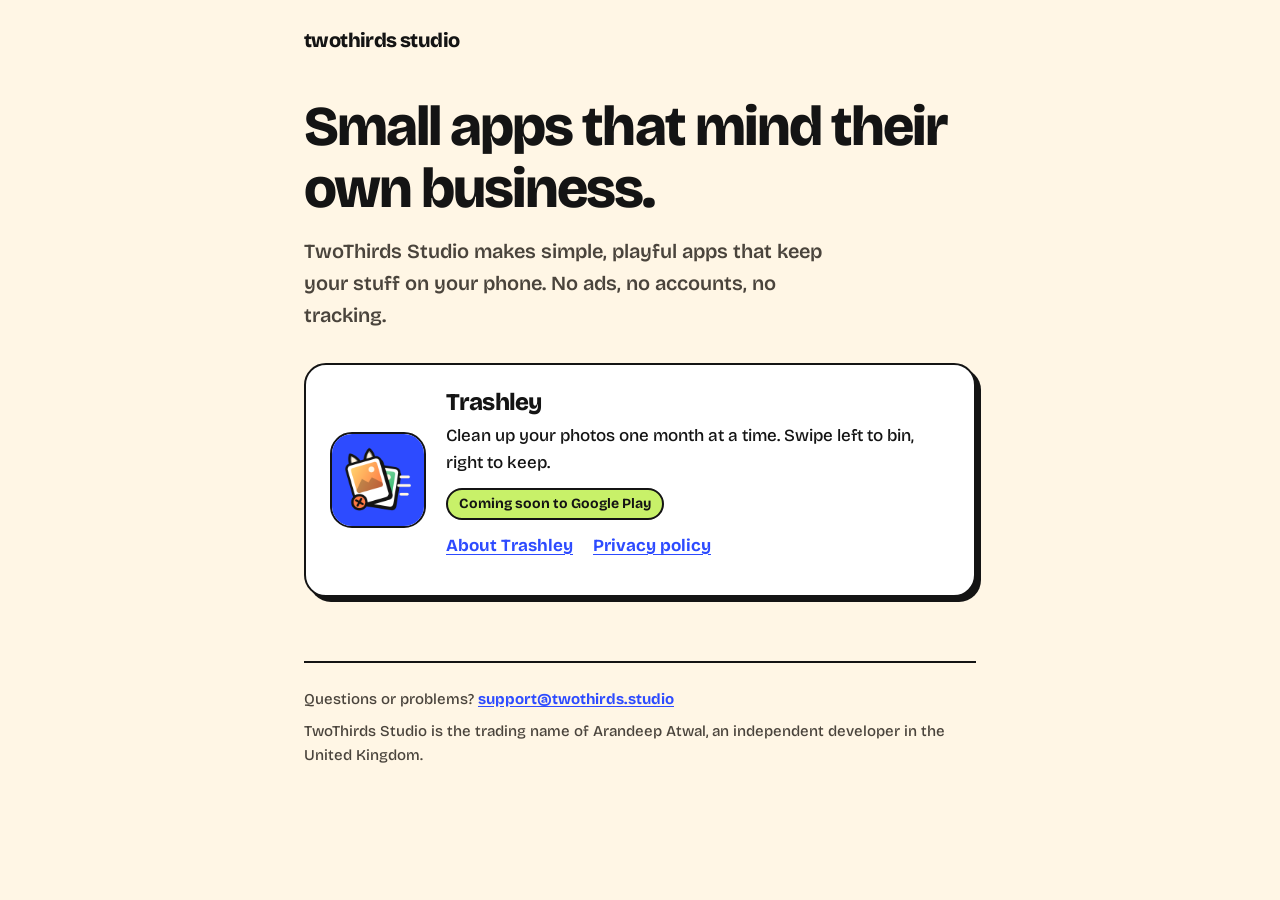
<file: index.html>
<!doctype html>
<html lang="en-GB">
  <head>
    <meta charset="utf-8" />
    <meta name="viewport" content="width=device-width, initial-scale=1" />
    <meta http-equiv="Content-Security-Policy" content="default-src 'self'; img-src 'self'; style-src 'self'; font-src 'self'; script-src 'none'; base-uri 'none'; form-action 'none'" />
    <meta name="referrer" content="no-referrer" />
    <title>TwoThirds Studio</title>
    <meta name="description" content="Small, privacy-first apps from TwoThirds Studio." />
    <link rel="stylesheet" href="/assets/site.css" />
  </head>
  <body>
    <div class="page">
      <header class="site-header">
        <a class="wordmark" href="/">twothirds studio</a>
      </header>

      <main>
        <h1>Small apps that mind their own business.</h1>
        <p class="lede">TwoThirds Studio makes simple, playful apps that keep your stuff on your phone. No ads, no accounts, no tracking.</p>

        <article class="card app-card">
          <img src="/assets/trashley-icon.png" alt="" width="96" height="96" />
          <div>
            <h2 class="app-card__title">Trashley</h2>
            <p>Clean up your photos one month at a time. Swipe left to bin, right to keep.</p>
            <p class="links">
              <span class="pill">Coming soon to Google Play</span>
            </p>
            <p class="links links--spaced">
              <a href="/trashley/">About Trashley</a>
              <a href="/trashley/privacy/">Privacy policy</a>
            </p>
          </div>
        </article>
      </main>

      <footer class="site-footer">
        <p>Questions or problems? <a href="mailto:support@twothirds.studio">support@twothirds.studio</a></p>
        <p>TwoThirds Studio is the trading name of Arandeep Atwal, an independent developer in the United Kingdom.</p>
      </footer>
    </div>
  </body>
</html>
</file>
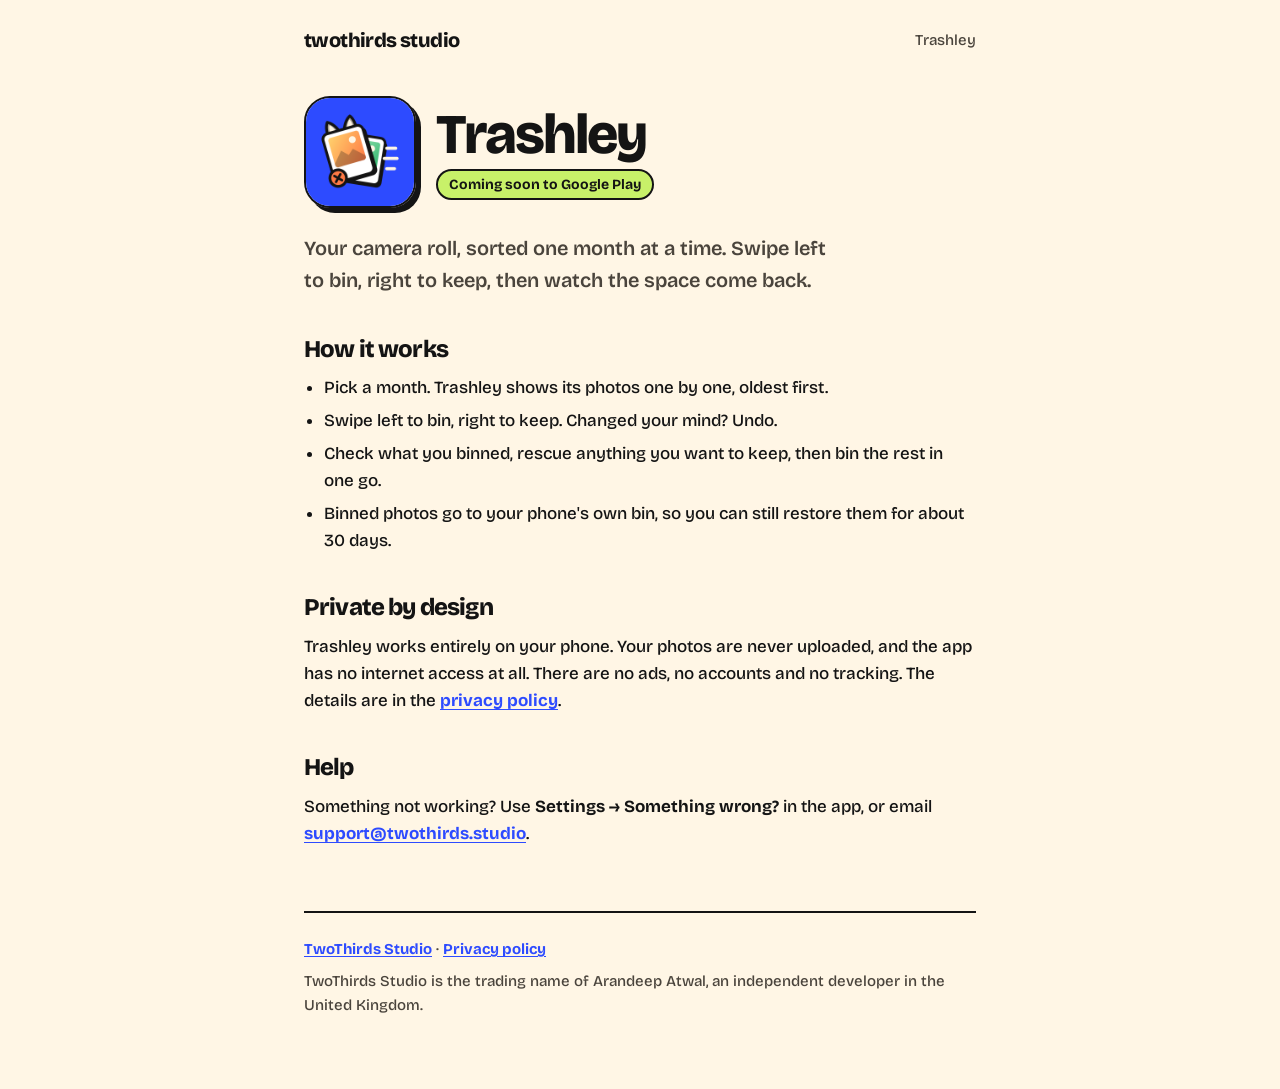
<file: trashley/index.html>
<!doctype html>
<html lang="en-GB">
  <head>
    <meta charset="utf-8" />
    <meta name="viewport" content="width=device-width, initial-scale=1" />
    <meta http-equiv="Content-Security-Policy" content="default-src 'self'; img-src 'self'; style-src 'self'; font-src 'self'; script-src 'none'; base-uri 'none'; form-action 'none'" />
    <meta name="referrer" content="no-referrer" />
    <title>Trashley: Photo Cleaner</title>
    <meta name="description" content="Trashley clears out your camera roll one month at a time. Swipe left to bin, right to keep. Your photos never leave your phone." />
    <link rel="icon" href="/assets/trashley-icon.png" type="image/png" />
    <link rel="stylesheet" href="/assets/site.css" />
  </head>
  <body>
    <div class="page">
      <header class="site-header">
        <a class="wordmark" href="/">twothirds studio</a>
        <span class="crumbs">Trashley</span>
      </header>

      <main>
        <div class="app-hero">
          <img src="/assets/trashley-icon.png" alt="Trashley app icon" width="112" height="112" />
          <div>
            <h1>Trashley</h1>
            <span class="pill">Coming soon to Google Play</span>
          </div>
        </div>

        <p class="lede">Your camera roll, sorted one month at a time. Swipe left to bin, right to keep, then watch the space come back.</p>

        <h2>How it works</h2>
        <ul>
          <li>Pick a month. Trashley shows its photos one by one, oldest first.</li>
          <li>Swipe left to bin, right to keep. Changed your mind? Undo.</li>
          <li>Check what you binned, rescue anything you want to keep, then bin the rest in one go.</li>
          <li>Binned photos go to your phone's own bin, so you can still restore them for about 30 days.</li>
        </ul>

        <h2>Private by design</h2>
        <p>Trashley works entirely on your phone. Your photos are never uploaded, and the app has no internet access at all. There are no ads, no accounts and no tracking. The details are in the <a href="/trashley/privacy/">privacy policy</a>.</p>

        <h2>Help</h2>
        <p>Something not working? Use <strong>Settings → Something wrong?</strong> in the app, or email <a href="mailto:support@twothirds.studio">support@twothirds.studio</a>.</p>
      </main>

      <footer class="site-footer">
        <p><a href="/">TwoThirds Studio</a> · <a href="/trashley/privacy/">Privacy policy</a></p>
        <p>TwoThirds Studio is the trading name of Arandeep Atwal, an independent developer in the United Kingdom.</p>
      </footer>
    </div>
  </body>
</html>
</file>
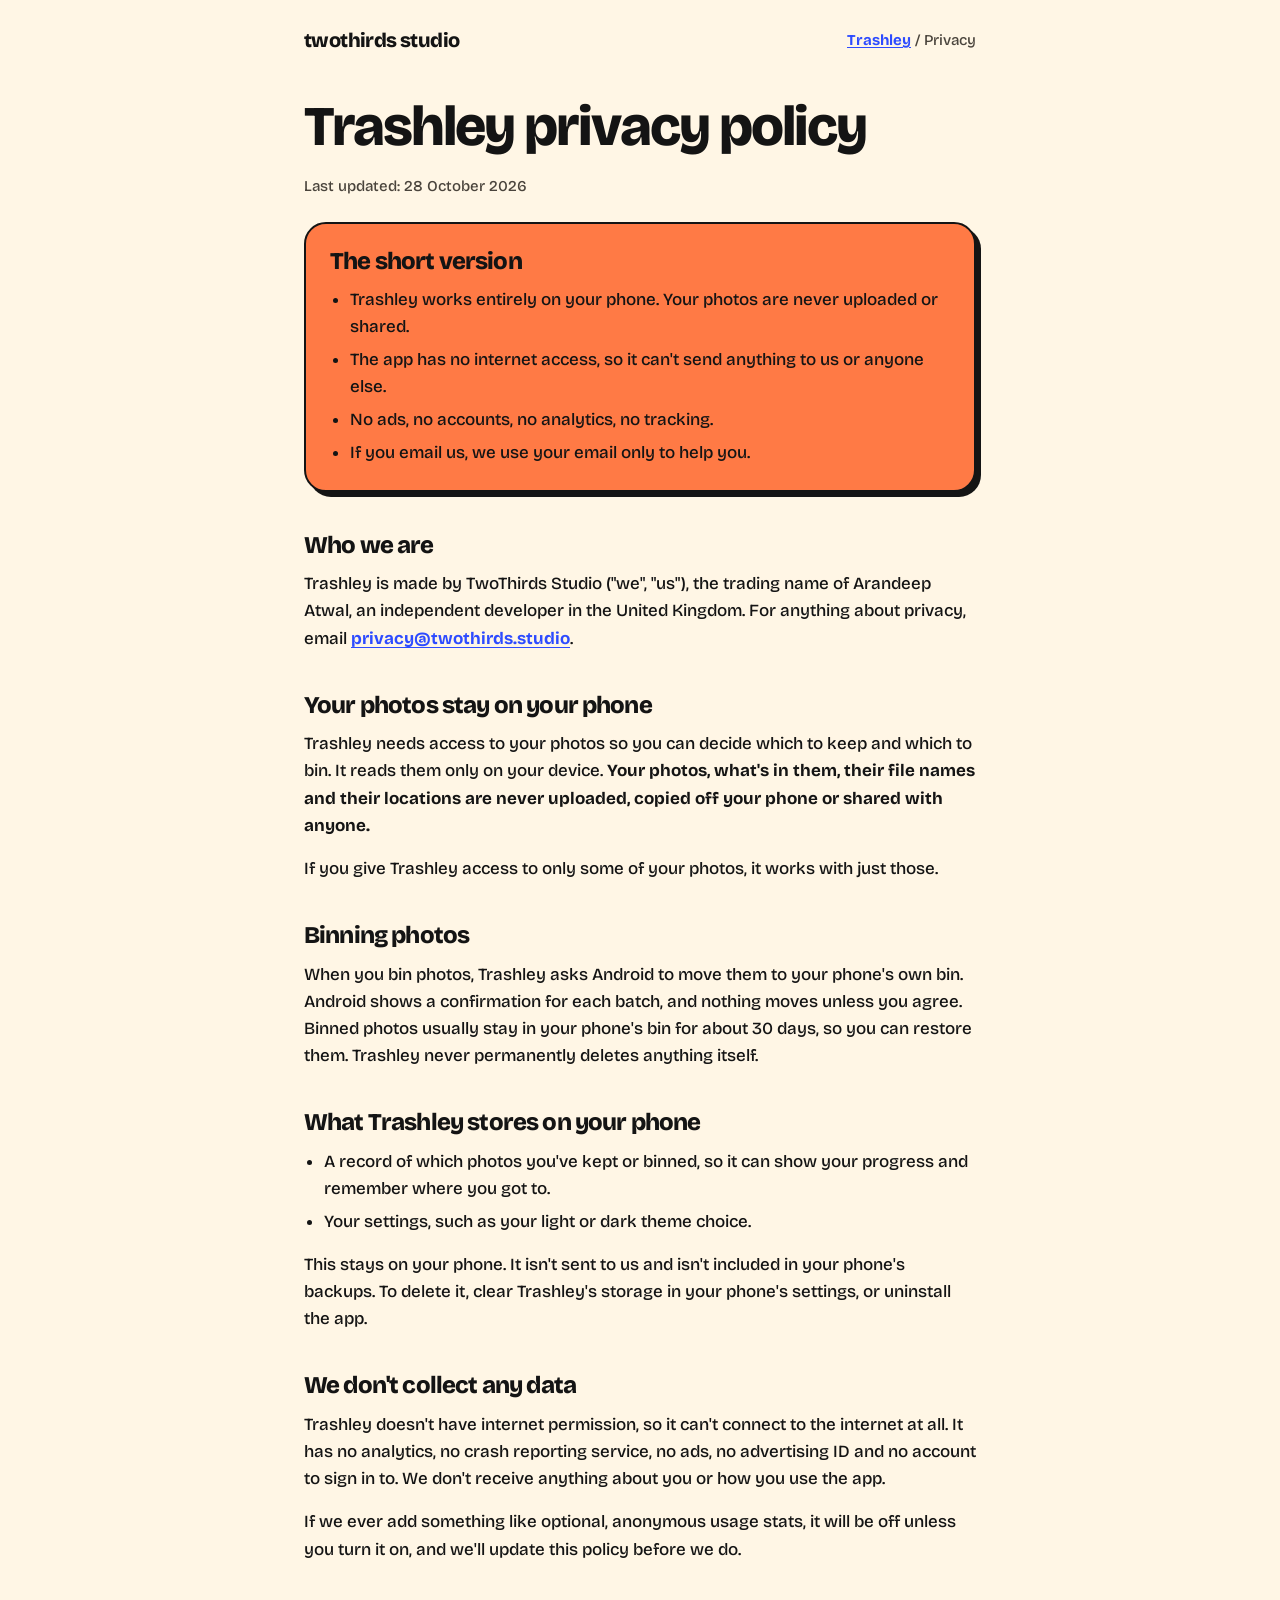
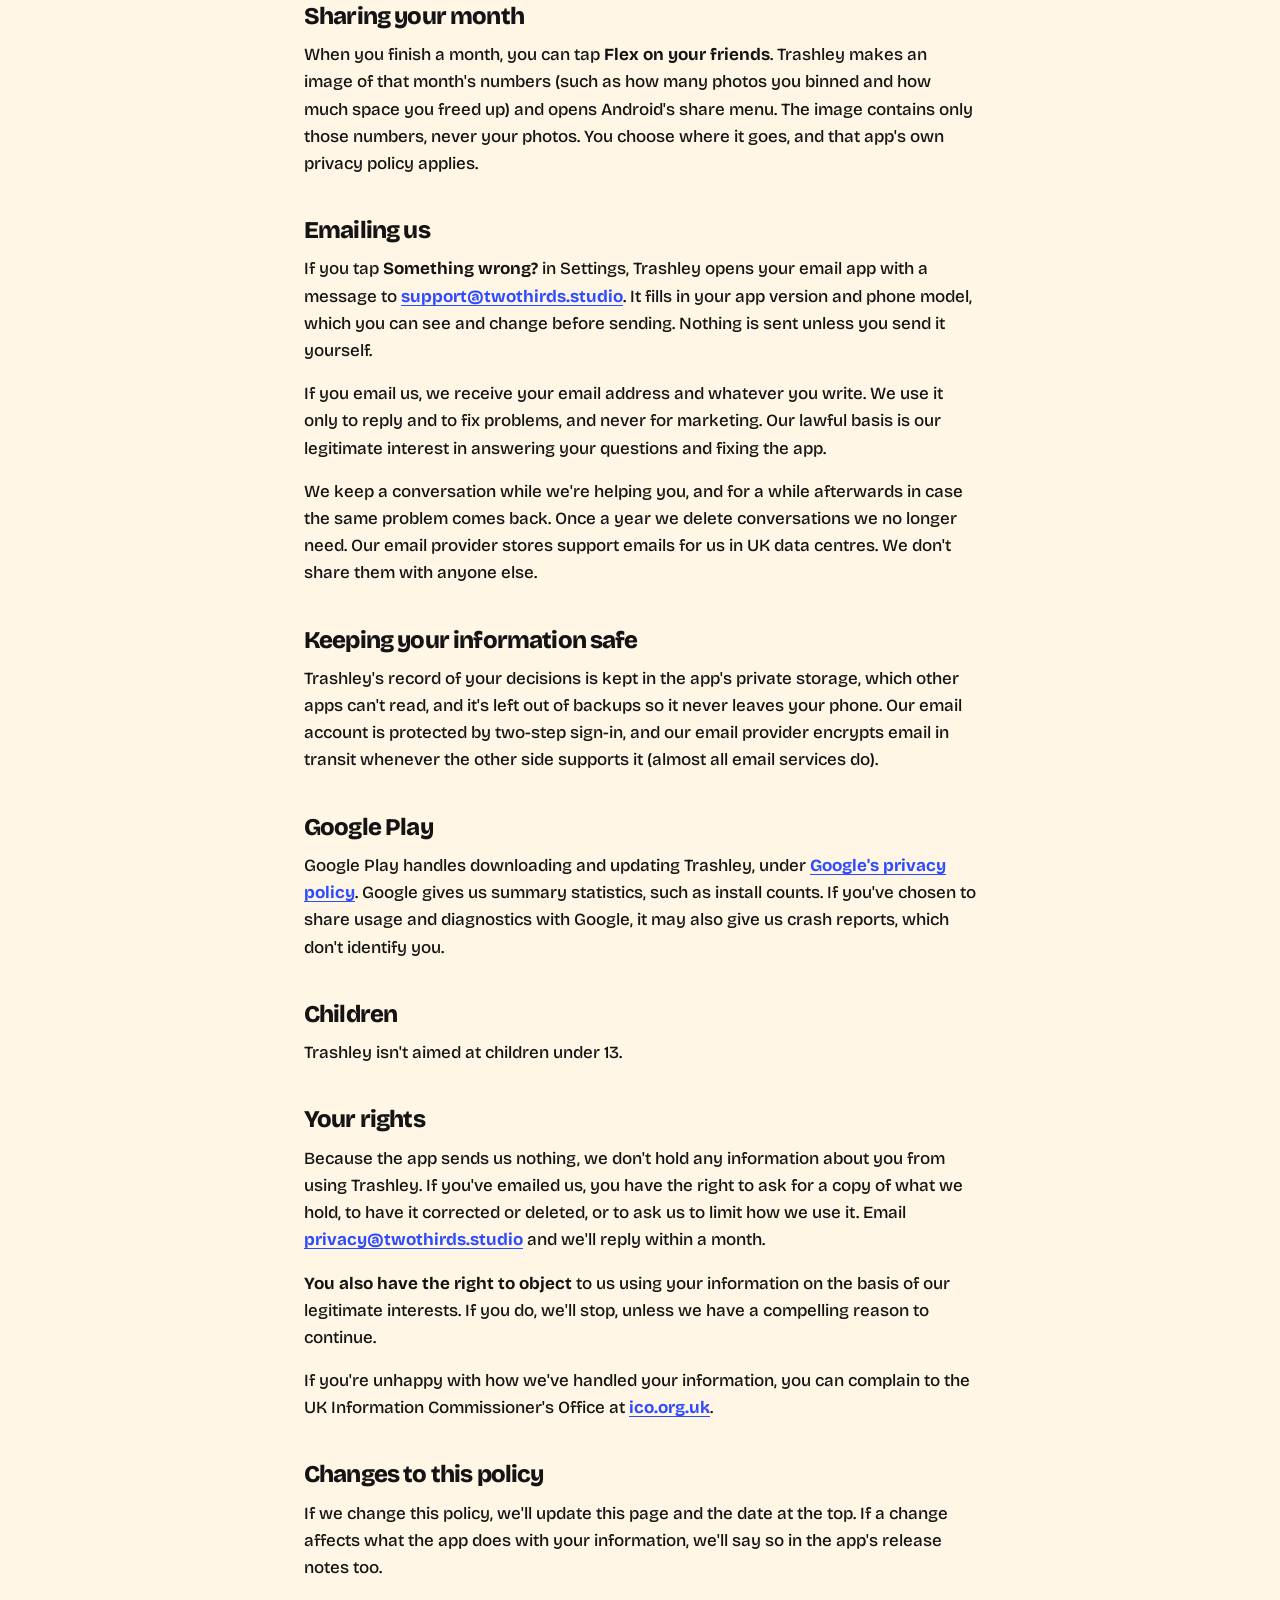
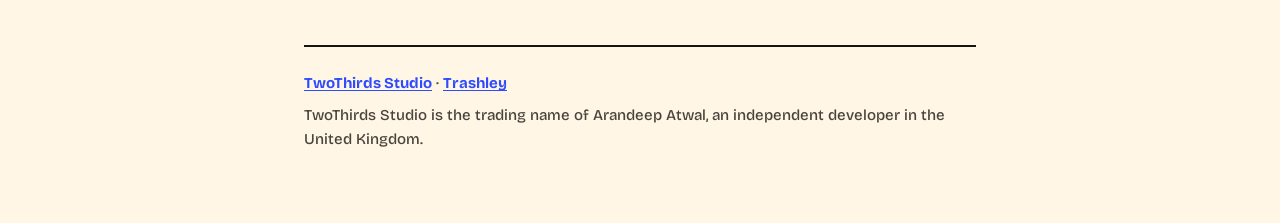
<file: trashley/privacy/index.html>
<!doctype html>
<html lang="en-GB">
  <head>
    <meta charset="utf-8" />
    <meta name="viewport" content="width=device-width, initial-scale=1" />
    <meta http-equiv="Content-Security-Policy" content="default-src 'self'; img-src 'self'; style-src 'self'; font-src 'self'; script-src 'none'; base-uri 'none'; form-action 'none'" />
    <meta name="referrer" content="no-referrer" />
    <title>Trashley privacy policy</title>
    <meta name="description" content="How Trashley handles your information: your photos never leave your phone, and the app collects no data." />
    <link rel="icon" href="/assets/trashley-icon.png" type="image/png" />
    <link rel="stylesheet" href="/assets/site.css" />
  </head>
  <body>
    <div class="page">
      <header class="site-header">
        <a class="wordmark" href="/">twothirds studio</a>
        <span class="crumbs"><a href="/trashley/">Trashley</a> / Privacy</span>
      </header>

      <main>
        <h1>Trashley privacy policy</h1>
        <p class="meta">Last updated: 28 October 2026</p>

        <section class="card card--coral summary" aria-labelledby="short-version">
          <h2 id="short-version">The short version</h2>
          <ul>
            <li>Trashley works entirely on your phone. Your photos are never uploaded or shared.</li>
            <li>The app has no internet access, so it can't send anything to us or anyone else.</li>
            <li>No ads, no accounts, no analytics, no tracking.</li>
            <li>If you email us, we use your email only to help you.</li>
          </ul>
        </section>

        <h2>Who we are</h2>
        <p>Trashley is made by TwoThirds Studio ("we", "us"), the trading name of Arandeep Atwal, an independent developer in the United Kingdom. For anything about privacy, email <a href="mailto:privacy@twothirds.studio">privacy@twothirds.studio</a>.</p>

        <h2>Your photos stay on your phone</h2>
        <p>Trashley needs access to your photos so you can decide which to keep and which to bin. It reads them only on your device. <strong>Your photos, what's in them, their file names and their locations are never uploaded, copied off your phone or shared with anyone.</strong></p>
        <p>If you give Trashley access to only some of your photos, it works with just those.</p>

        <h2>Binning photos</h2>
        <p>When you bin photos, Trashley asks Android to move them to your phone's own bin. Android shows a confirmation for each batch, and nothing moves unless you agree. Binned photos usually stay in your phone's bin for about 30 days, so you can restore them. Trashley never permanently deletes anything itself.</p>

        <h2>What Trashley stores on your phone</h2>
        <ul>
          <li>A record of which photos you've kept or binned, so it can show your progress and remember where you got to.</li>
          <li>Your settings, such as your light or dark theme choice.</li>
        </ul>
        <p>This stays on your phone. It isn't sent to us and isn't included in your phone's backups. To delete it, clear Trashley's storage in your phone's settings, or uninstall the app.</p>

        <h2>We don't collect any data</h2>
        <p>Trashley doesn't have internet permission, so it can't connect to the internet at all. It has no analytics, no crash reporting service, no ads, no advertising ID and no account to sign in to. We don't receive anything about you or how you use the app.</p>
        <p>If we ever add something like optional, anonymous usage stats, it will be off unless you turn it on, and we'll update this policy before we do.</p>

        <h2>Sharing your month</h2>
        <p>When you finish a month, you can tap <strong>Flex on your friends</strong>. Trashley makes an image of that month's numbers (such as how many photos you binned and how much space you freed up) and opens Android's share menu. The image contains only those numbers, never your photos. You choose where it goes, and that app's own privacy policy applies.</p>

        <h2>Emailing us</h2>
        <p>If you tap <strong>Something wrong?</strong> in Settings, Trashley opens your email app with a message to <a href="mailto:support@twothirds.studio">support@twothirds.studio</a>. It fills in your app version and phone model, which you can see and change before sending. Nothing is sent unless you send it yourself.</p>
        <p>If you email us, we receive your email address and whatever you write. We use it only to reply and to fix problems, and never for marketing. Our lawful basis is our legitimate interest in answering your questions and fixing the app.</p>
        <p>We keep a conversation while we're helping you, and for a while afterwards in case the same problem comes back. Once a year we delete conversations we no longer need. Our email provider stores support emails for us in UK data centres. We don't share them with anyone else.</p>

        <h2>Keeping your information safe</h2>
        <p>Trashley's record of your decisions is kept in the app's private storage, which other apps can't read, and it's left out of backups so it never leaves your phone. Our email account is protected by two-step sign-in, and our email provider encrypts email in transit whenever the other side supports it (almost all email services do).</p>

        <h2>Google Play</h2>
        <p>Google Play handles downloading and updating Trashley, under <a href="https://policies.google.com/privacy">Google's privacy policy</a>. Google gives us summary statistics, such as install counts. If you've chosen to share usage and diagnostics with Google, it may also give us crash reports, which don't identify you.</p>

        <h2>Children</h2>
        <p>Trashley isn't aimed at children under 13.</p>

        <h2>Your rights</h2>
        <p>Because the app sends us nothing, we don't hold any information about you from using Trashley. If you've emailed us, you have the right to ask for a copy of what we hold, to have it corrected or deleted, or to ask us to limit how we use it. Email <a href="mailto:privacy@twothirds.studio">privacy@twothirds.studio</a> and we'll reply within a month.</p>
        <p><strong>You also have the right to object</strong> to us using your information on the basis of our legitimate interests. If you do, we'll stop, unless we have a compelling reason to continue.</p>
        <p>If you're unhappy with how we've handled your information, you can complain to the UK Information Commissioner's Office at <a href="https://ico.org.uk/make-a-complaint/">ico.org.uk</a>.</p>

        <h2>Changes to this policy</h2>
        <p>If we change this policy, we'll update this page and the date at the top. If a change affects what the app does with your information, we'll say so in the app's release notes too.</p>
      </main>

      <footer class="site-footer">
        <p><a href="/">TwoThirds Studio</a> · <a href="/trashley/">Trashley</a></p>
        <p>TwoThirds Studio is the trading name of Arandeep Atwal, an independent developer in the United Kingdom.</p>
      </footer>
    </div>
  </body>
</html>
</file>
<file: assets/site.css>
/* TwoThirds Studio: one stylesheet for every page. Tokens match Trashley's theme ("Bold & playful"). */

@font-face {
  font-family: "Bricolage Grotesque";
  src: url("fonts/BricolageGrotesque.ttf") format("truetype");
  font-weight: 200 800;
  font-display: swap;
}

:root {
  --bg: #fff6e5;
  --surface: #ffffff;
  --text: #141414;
  --muted: #4a443c;
  --outline: #141414;
  --shadow: #141414;
  --coral: #ff7a45;
  --lime: #c8f169;
  --blue: #2d4bff;
  --link: #2d4bff;
  --on-accent: #141414;
  color-scheme: light;
}

@media (prefers-color-scheme: dark) {
  :root:not([data-theme="light"]) {
    --bg: #16130f;
    --surface: #25211b;
    --text: #fff6e5;
    --muted: #cfc5b3;
    --outline: #fff6e5;
    --shadow: #ff7a45;
    --link: #9fb0ff;
    color-scheme: dark;
  }
}

:root[data-theme="dark"] {
  --bg: #16130f;
  --surface: #25211b;
  --text: #fff6e5;
  --muted: #cfc5b3;
  --outline: #fff6e5;
  --shadow: #ff7a45;
  --link: #9fb0ff;
  color-scheme: dark;
}

*,
*::before,
*::after {
  box-sizing: border-box;
}

html {
  -webkit-text-size-adjust: 100%;
}

body {
  margin: 0;
  background: var(--bg);
  color: var(--text);
  font-family: "Bricolage Grotesque", system-ui, -apple-system, "Segoe UI", sans-serif;
  font-weight: 500;
  font-size: 1.0625rem;
  line-height: 1.6;
}

.page {
  max-width: 44rem;
  margin: 0 auto;
  padding: 1.5rem 1rem 4rem;
}

a {
  color: var(--link);
  font-weight: 700;
  text-underline-offset: 0.15em;
}

a:focus-visible {
  outline: 3px solid var(--blue);
  outline-offset: 3px;
  border-radius: 4px;
}

/* Header */
.site-header {
  display: flex;
  align-items: center;
  justify-content: space-between;
  gap: 1rem;
  margin-bottom: 2.5rem;
}

.wordmark {
  color: var(--text);
  text-decoration: none;
  font-weight: 800;
  font-size: 1.25rem;
  letter-spacing: -0.03em;
}

.crumbs {
  font-size: 0.9375rem;
  color: var(--muted);
}

/* Type */
h1,
h2,
h3 {
  font-weight: 800;
  letter-spacing: -0.035em;
  line-height: 1.1;
  margin: 0;
}

h1 {
  font-size: clamp(2.25rem, 8vw, 3.5rem);
  margin-bottom: 1rem;
}

h2 {
  font-size: 1.5rem;
  margin: 2.5rem 0 0.75rem;
}

h3 {
  font-size: 1.25rem;
}

p,
ul {
  margin: 0 0 1rem;
}

ul {
  padding-left: 1.25rem;
}

li + li {
  margin-top: 0.35rem;
}

.lede {
  font-size: 1.25rem;
  font-weight: 600;
  color: var(--muted);
  max-width: 34rem;
}

.meta {
  color: var(--muted);
  font-size: 0.9375rem;
}

/* Sticker cards: 2px outline, hard offset shadow, no blur */
.card {
  background: var(--surface);
  border: 2px solid var(--outline);
  border-radius: 22px;
  box-shadow: 5px 5px 0 var(--shadow);
  padding: 1.5rem;
}

.card--coral {
  background: var(--coral);
  color: var(--on-accent);
  border-color: #141414;
}

.card--coral a {
  color: var(--on-accent);
}

.app-card {
  display: grid;
  grid-template-columns: auto 1fr;
  gap: 1.25rem;
  align-items: center;
  margin-top: 2rem;
}

.app-card img {
  width: 96px;
  height: 96px;
  border-radius: 22px;
  border: 2px solid var(--outline);
}

.app-card p {
  margin: 0.4rem 0 0.75rem;
}

.links {
  display: flex;
  flex-wrap: wrap;
  gap: 0.5rem 1.25rem;
  margin: 0;
}

.pill {
  display: inline-block;
  font-size: 0.875rem;
  font-weight: 700;
  padding: 0.15rem 0.7rem;
  border: 2px solid var(--outline);
  border-radius: 999px;
  background: var(--lime);
  color: var(--on-accent);
}

.summary {
  margin: 1.5rem 0 1rem;
}

.summary h2 {
  margin-top: 0;
}

.summary ul {
  margin-bottom: 0;
}

.app-hero {
  display: flex;
  align-items: center;
  gap: 1.25rem;
  margin-bottom: 1.5rem;
}

.app-hero img {
  width: 112px;
  height: 112px;
  border-radius: 26px;
  border: 2px solid var(--outline);
  box-shadow: 5px 5px 0 var(--shadow);
}

.app-hero h1 {
  margin-bottom: 0.25rem;
}

.site-footer {
  margin-top: 4rem;
  padding-top: 1.5rem;
  border-top: 2px solid var(--outline);
  color: var(--muted);
  font-size: 0.9375rem;
}

.site-footer p {
  margin: 0 0 0.5rem;
}

@media (max-width: 30rem) {
  .app-card {
    grid-template-columns: 1fr;
  }

  .app-hero {
    flex-direction: column;
    align-items: flex-start;
  }
}

.app-card__title {
  margin: 0;
}

.links--spaced {
  margin-top: 0.75rem;
}
</file>
